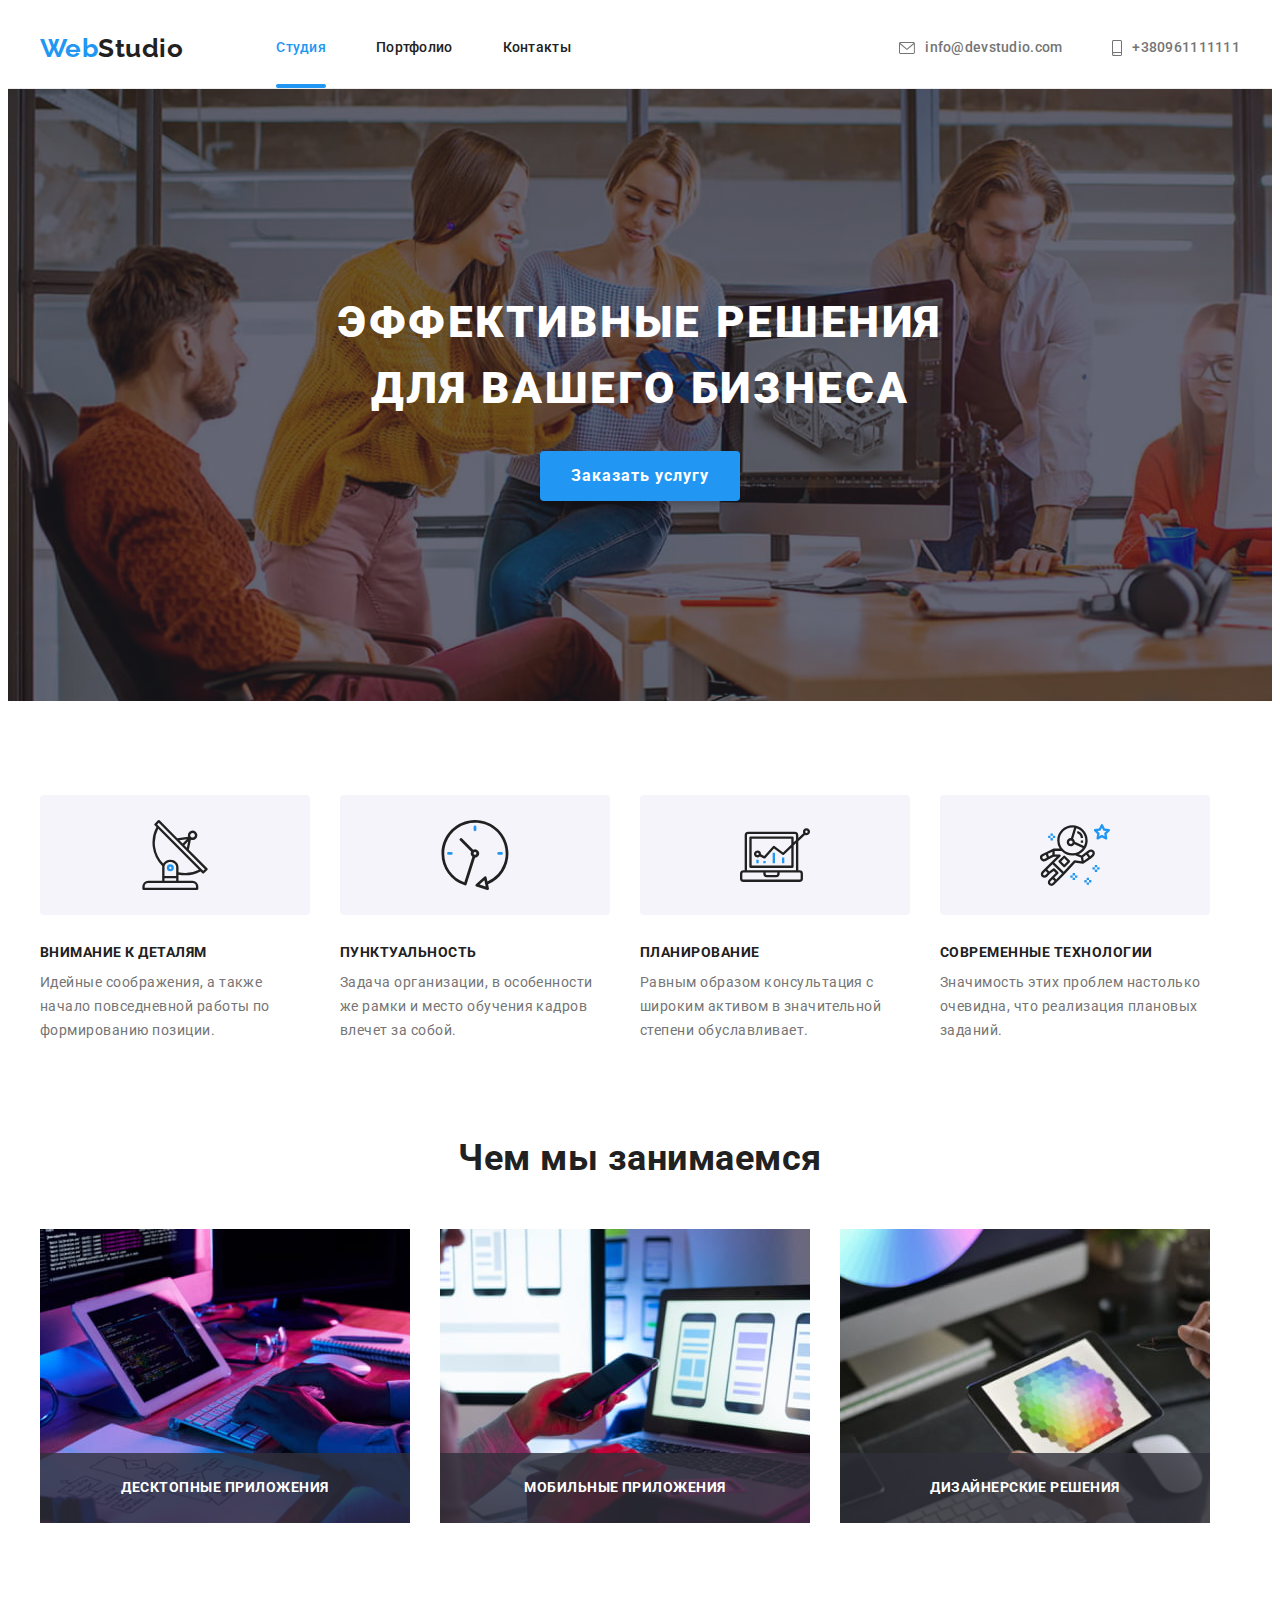
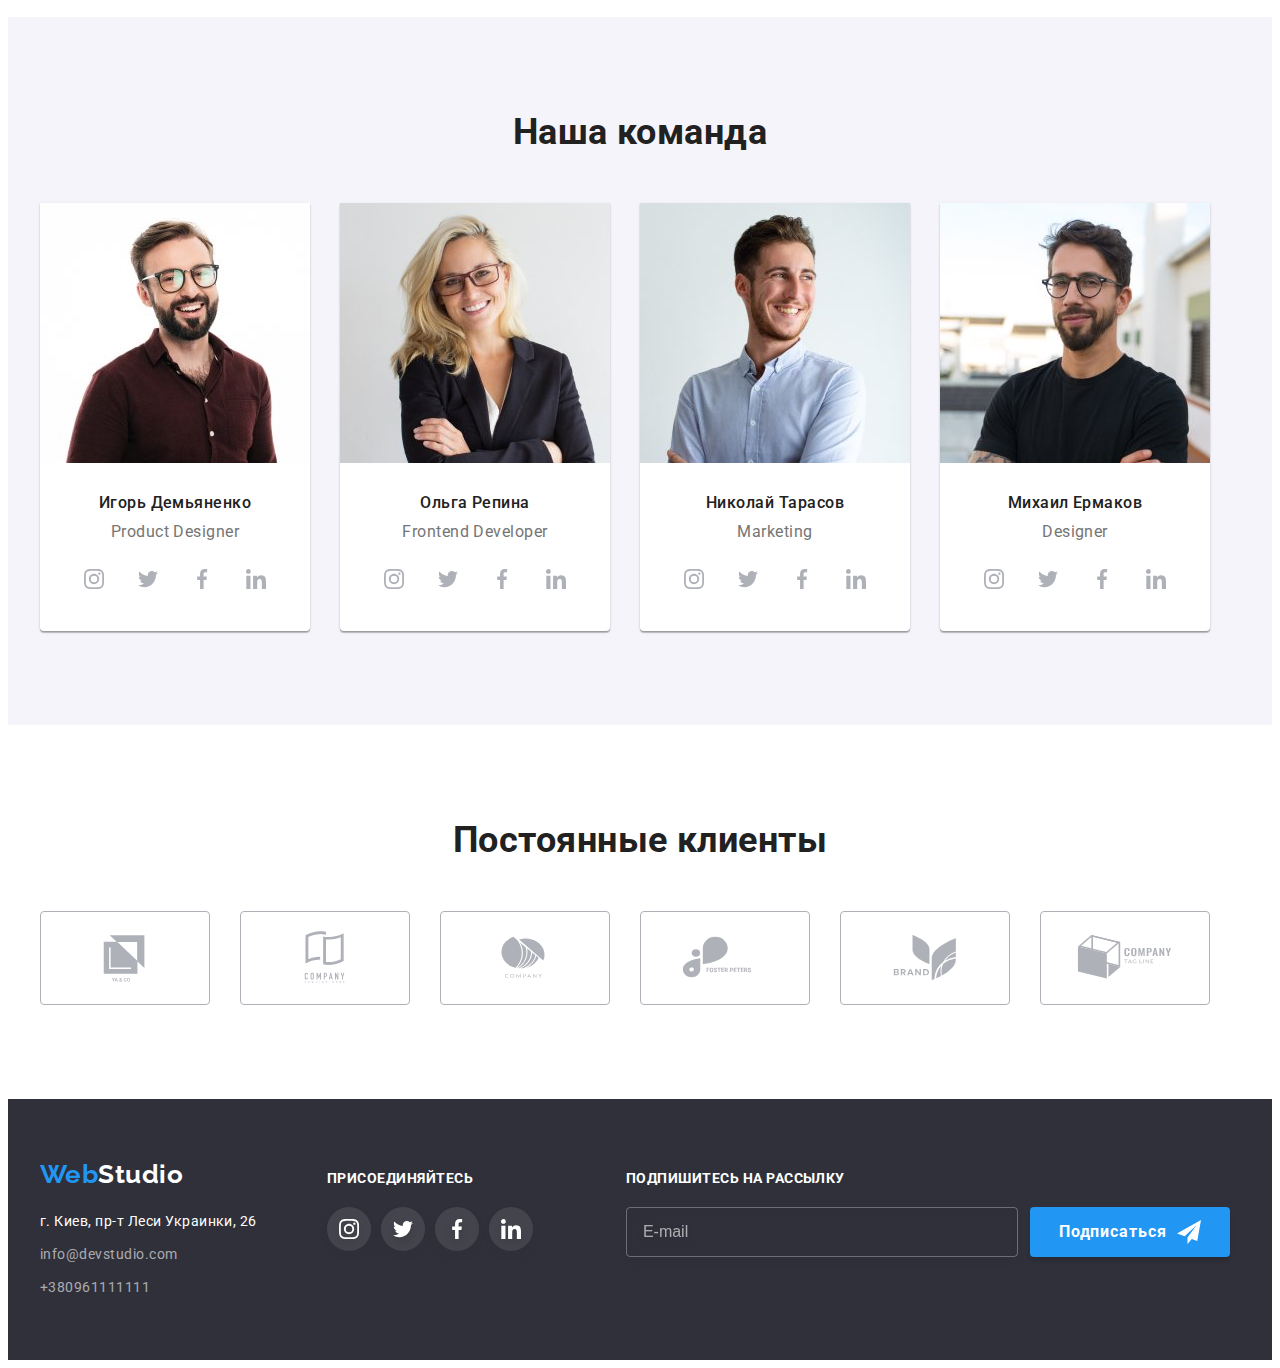
<file: index.html>
<!DOCTYPE html>
<html lang="ru">
  <head>
    <meta charset="UTF-8" />
    <meta http-equiv="X-UA-Compatible" content="IE=edge" />
    <meta name="viewport" content="width=device-width, initial-scale=1.0" />
    <title>WebStudio</title>
    <link rel="preconnect" href="https://fonts.googleapis.com" />
    <link rel="preconnect" href="https://fonts.gstatic.com" crossorigin />
    <link
      href="https://fonts.googleapis.com/css2?family=Raleway:wght@700&family=Roboto:wght@400;500;700;900&display=swap"
      rel="stylesheet"
    />
    <link
      rel="stylesheet"
      href="https://cdnjs.cloudflare.com/ajax/libs/modern-normalize/1.1.0/modern-normalize.min.css"
      integrity="sha512-wpPYUAdjBVSE4KJnH1VR1HeZfpl1ub8YT/NKx4PuQ5NmX2tKuGu6U/JRp5y+Y8XG2tV+wKQpNHVUX03MfMFn9Q=="
      crossorigin="anonymous"
      referrerpolicy="no-referrer"
    />
    <link rel="stylesheet" href="./css/main.min.css"/>
  </head>
  <body>
    <!-- Header -->
    <header class="header">
      <div class="conteiner header__conteiner">
        <nav class="header__navigation">
          <a class="logo" href="./index.html" lang="en"
            >Web<span class="logo-span logo-span--accent" lang="en">Studio</span></a
          >
          <button class="mob-but-menu" type="button" aria-expanded="false" aria-controls="menu-coneiner" data-menu-button>
            <svg class="mob-but-menu__icon" width="40" height="40" aria-label="Переключатель мобильного меню">
              <use class="mob-but-menu__icon-burger" href="./images/icons.svg#burger-menu"></use>
              <use class="mob-but-menu__icon-close" href="./images/icons.svg#close-mobile-menu"></use>
            </svg>
          </button>
      <!-- Мобільне меню -->
        <div class="mobile-menu" id="menu-coneiner" data-menu>
          <ul class="mobile-nav">
            <li class="mobile-nav__item"><a class="mobile-nav__link mobile-nav__link--active" href="./index.html">Студия</a></li>
            <li class="mobile-nav__item"><a class="mobile-nav__link" href="./portfolio.html">Портфолио</a></li>
            <li class="mobile-nav__item"><a class="mobile-nav__link" href="">Контакты</a></li>
          </ul>

          <ul class="mobile-cont">
            <li class="mobile-cont__item">
              <a class="mobile-cont__link mobile-cont__link--accent" href="tel:+380961111111">+380961111111</a>
            </li>
            <li class="mobile-cont__item">
              <a class="mobile-cont__link" href="mailto:info@devstudio.com">info@devstudio.com</a>
            </li>
          </ul>

          <ul class="mobile-socials">
            <li class="mobile-socials__item">
              <a class="mobile-socials__link" href="">Instagram</a>
            </li>
            <li class="mobile-socials__item">
              <a class="mobile-socials__link" href="">Twitter</a>
            </li>
            <li class="mobile-socials__item">
              <a class="mobile-socials__link" href="">Facebook</a>
            </li>
            <li class="mobile-socials__item">
              <a class="mobile-socials__link" href="">LinkedIn</a>
            </li>
            
          </ul>

        </div>

          <ul class="header__list">
            <li class="header__item"><a class="header__link header__link--active" href="./index.html">Студия</a></li>
            <li class="header__item"><a class="header__link" href="./portfolio.html">Портфолио</a></li>
            <li class="header__item"><a class="header__link" href="">Контакты</a></li>
          </ul>
        </nav>
        <ul class="contacts">
          <li class="contacts__item">
            <a class="contacts__link" href="mailto:info@devstudio.com">
              <svg class="contacts__icon contacts__icon--size-envelope" width="16" height="12">
                <use href="./images/icons.svg#envelope"></use>
              </svg>
              info@devstudio.com</a
            >
          </li>
          <li class="contacts__item">
            <a class="contacts__link" href="tel:+380961111111">
              <svg class="contacts__icon contacts__icon--size-smartphone" width="10" height="16">
                <use href="./images/icons.svg#smartphone"></use></svg
              >+380961111111</a
            >
          </li>
        </ul>
      </div>
    </header>
    <main class="main">
      <!-- Секция герой -->
      <section class="hero">
        <h1 class="hero__title">Эффективные решения<br />для вашего бизнеса</h1>
        <button class="button" type="button" data-modal-open>Заказать услугу</button>
        <!-- Модальное окно -->
        <div class="backdrop is-hidden" data-modal>
          <div class="modal-wrapper">
            <button class="btn-close" data-modal-close aria-label="Закрыть">
              <svg class="btn-close__icon" width="11" height="11">
                <use href="./images/icons.svg#close-icon"></use>
              </svg>
            </button>
            <strong class="modal-wrapper__title">Оставьте свои данные, мы вам перезвоним</strong>
            <form class="form">
              <label class="form__label">
                <span class="form__name">Имя</span>
                <input class="form__input" type="text" name="username" />
                <svg class="form__icon" width="18" height="18">
                  <use href="./images/icons.svg#person-icon"></use>
                </svg>
              </label>
              <label class="form__label">
                <span class="form__name">Телефон</span>
                <input class="form__input" type="tel" name="phone_number" />
                <svg class="form__icon" width="18" height="18">
                  <use href="./images/icons.svg#phone-icon"></use>
                </svg>
              </label>
              <label class="form__label">
                <span class="form__name">Почта</span>
                <input class="form__input" type="email" name="mail" />
                <svg class="form__icon" width="18" height="18">
                  <use href="./images/icons.svg#email-icon"></use>
                </svg>
              </label>
              <label class="form__label-comment">
                <span class="form__name">Комментарий</span>
                <textarea
                  class="form__comment"
                  name="comment"
                  rows="3"
                  placeholder="Введите текст"
                ></textarea>
              </label>
              <label class="form__policy">
                <input class="form__checkbox visually-hidden" type="checkbox" name="policy" />
                <span class="form__custom-checkbox">
                  <svg class="form__check-icon" width="16" height="15">
                    <use href="./images/icons.svg#icon-check"></use>
                  </svg>
                </span>
                <span class="form__text-policy"
                  >Соглашаюсь с рассылкой и принимаю
                  <a class="form__policy-link" href="" target="_blank">Условия договора</a>
                </span>
              </label>
              <button class="button" type="submit">Отправить</button>
            </form>
          </div>
        </div>
      </section>
      <!--Наши преимущества  -->
      <section class="section">
        <div class="conteiner">
          <h2 class="visually-hidden">Наши преимущества</h2>
          <ul class="advantages">
            <li class="advantages__item">
              <div class="advantages__background">
                <svg class="advantages__icon" width="70" height="70">
                  <use href="./images/icons.svg#antenna"></use>
                </svg>
              </div>
              <h3 class="advantages__title">Внимание к деталям</h3>
              <p class="advantages__text">
                Идейные соображения, а также начало повседневной работы по формированию позиции.
              </p>
            </li>
            <li class="advantages__item">
              <div class="advantages__background">
                <svg class="advantages__icon" width="70" height="70">
                  <use href="./images/icons.svg#clock"></use>
                </svg>
              </div>
              <h3 class="advantages__title">Пунктуальность</h3>
              <p class="advantages__text">
                Задача организации, в особенности же рамки и место обучения кадров влечет за собой.
              </p>
            </li>
            <li class="advantages__item">
              <div class="advantages__background">
                <svg class="advantages__icon" width="70" height="70">
                  <use href="./images/icons.svg#diagram"></use>
                </svg>
              </div>
              <h3 class="advantages__title">Планирование</h3>
              <p class="advantages__text">
                Равным образом консультация с широким активом в значительной степени обуславливает.
              </p>
            </li>
            <li class="advantages__item">
              <div class="advantages__background">
                <svg class="advantages__icon" width="70" height="70">
                  <use href="./images/icons.svg#astronaut"></use>
                </svg>
              </div>
              <h3 class="advantages__title">Современные технологии</h3>
              <p class="advantages__text">
                Значимость этих проблем настолько очевидна, что реализация плановых заданий.
              </p>
            </li>
          </ul>
        </div>
      </section>
      <!-- Чем мы занимаемся -->
       <section class="section main__section">
        <div class="conteiner">
          <h2 class="section__title">Чем мы занимаемся</h2>
          <ul class="specialty">
            <li class="specialty__item">
              <img
                class="specialty__img"
                loading="lazy"
                srcset="
                ./images/examples-of-works/works-1__lg.jpg 370w,
                ./images/examples-of-works/works-1__lg@2x.jpg 740w" 
                sizes="370px"
                src="./images/examples-of-works/works-1__lg.jpg"
                alt="кто-то набирает на клавиатуре код разработки, который виден на экране монитора"
                width="370"
                height="294"
              />
              <p class="specialty__text">Десктопные приложения</p>
            </li>
            <li class="specialty__item">
              <img
                class="specialty__img"
                loading="lazy"
                srcset="
                ./images/examples-of-works/works-2__lg.jpg 370w,
                ./images/examples-of-works/works-2__lg@2x.jpg 740w" 
                sizes="370px"
                src="./images/examples-of-works/works-2__lg.jpg"
                alt="женщина с телефоном в руке, сидящая перед ноутбуком, на экране которого изображены примеры верстки для мобильных устройств"
                width="370"
                height="294"
              />
              <p class="specialty__text">Мобильные приложения</p>
            </li>
            <li class="specialty__item">
              <img
                class="specialty__img"
                loading="lazy"
                srcset="
                ./images/examples-of-works/works-3__lg.jpg 370w,
                ./images/examples-of-works/works-3__lg@2x.jpg 740w" 
                sizes="370px"
                src="./images/examples-of-works/works-3__lg.jpg"
                alt="кто-то держит в руке планшет, на котором изображена гамма цветных градиентов, в другой руке стилус"
                width="370"
                height="294"
              />
              <p class="specialty__text">Дизайнерские решения</p>
            </li>
          </ul>
        </div>
      </section> 
      <!-- Наша команда -->
      <section class="section section--background ">
        <div class="conteiner">
          <h2 class="section__title">Наша команда</h2>
          <ul class="team">
            <li class="team__item">
              <img
                class="team__img"
                loading="lazy"
                srcset="
                ./images/foto-team/team-1__sm.jpg 450w,
                 ./images/foto-team/team-1__sm@2x.jpg 900w,
                  ./images/foto-team/team-1__md.jpg 354w,
                   ./images/foto-team/team-1__md@2x.jpg 708w,
                   ./images/foto-team/team-1__lg.jpg 270w,
                   ./images/foto-team/team-1__lg@2x.jpg 540w " 
                   sizes=" (min-width: 1200px) 270px, (min-width: 768px) 354px, (max-width: 767px) 450px, 100vw "
                src="./images/foto-team/team-1__sm.jpg"
                alt="фото мужчины"
                width="100%" 
                
              />
          
              <div class="team__description">
                <h3 class="team__name">Игорь Демьяненко</h3>
                <p class="team__profession" lang="en">Product Designer</p>

                <ul class="socials">
                  <li class="socials__item">
                    <a
                      class="socials__link"
                      href=""
                      target="_blank"
                      rel="noopener noreferrer"
                      aria-label="иконка instagram"
                    >
                      <svg class="socials__icon" width="20" height="20">
                        <use href="./images/icons.svg#instagram"></use>
                      </svg>
                    </a>
                  </li>
                  <li class="socials__item">
                    <a
                      class="socials__link"
                      href=""
                      target="_blank"
                      rel="noopener noreferrer"
                      aria-label="иконка twitter"
                    >
                      <svg class="socials__icon" width="20" height="20">
                        <use href="./images/icons.svg#twitter"></use>
                      </svg>
                    </a>
                  </li>
                  <li class="socials__item">
                    <a
                      class="socials__link"
                      href=""
                      target="_blank"
                      rel="noopener noreferrer"
                      aria-label="иконка facebook"
                    >
                      <svg class="socials__icon" width="20" height="20">
                        <use href="./images/icons.svg#facebook"></use>
                      </svg>
                    </a>
                  </li>
                  <li class="socials__item">
                    <a
                      class="socials__link"
                      href=""
                      target="_blank"
                      rel="noopener noreferrer"
                      aria-label="иконка linkedin"
                    >
                      <svg class="socials__icon" width="20" height="20">
                        <use href="./images/icons.svg#linkedin"></use>
                      </svg>
                    </a>
                  </li>
                </ul>
              </div>
            </li>
            <li class="team__item">
              <img
                class="team__img"
                loading="lazy"
                srcset="
                ./images/foto-team/team-2__sm.jpg 450w,
                 ./images/foto-team/team-2__sm@2x.jpg 900w,
                  ./images/foto-team/team-2__md.jpg 354w,
                   ./images/foto-team/team-2__md@2x.jpg 708w,
                   ./images/foto-team/team-2__lg.jpg 270w,
                   ./images/foto-team/team-2__lg@2x.jpg 540w " 
                   sizes=" (min-width: 1200px) 270px, (min-width: 768px) 354px, (max-width: 767px) 450px, 100vw "
                src="./images/foto-team/team-2__sm.jpg"
                alt="фото женщины"
                width="100%"
               
              />
              <div class="team__description">
                <h3 class="team__name">Ольга Репина</h3>
                <p class="team__profession" lang="en">Frontend Developer</p>
                <ul class="socials">
                  <li class="socials__item">
                    <a
                      class="socials__link"
                      href=""
                      target="_blank"
                      rel="noopener noreferrer"
                      aria-label="иконка instagram"
                    >
                      <svg class="socials__icon" width="20" height="20">
                        <use href="./images/icons.svg#instagram"></use>
                      </svg>
                    </a>
                  </li>
                  <li class="socials__item">
                    <a
                      class="socials__link"
                      href=""
                      target="_blank"
                      rel="noopener noreferrer"
                      aria-label="иконка twitter"
                    >
                      <svg class="socials__icon" width="20" height="20">
                        <use href="./images/icons.svg#twitter"></use>
                      </svg>
                    </a>
                  </li>
                  <li class="socials__item">
                    <a
                      class="socials__link"
                      href=""
                      target="_blank"
                      rel="noopener noreferrer"
                      aria-label="иконка facebook"
                    >
                      <svg class="socials__icon" width="20" height="20">
                        <use href="./images/icons.svg#facebook"></use>
                      </svg>
                    </a>
                  </li>
                  <li class="socials__item">
                    <a
                      class="socials__link"
                      href=""
                      target="_blank"
                      rel="noopener noreferrer"
                      aria-label="иконка linkedin"
                    >
                      <svg class="socials__icon" width="20" height="20">
                        <use href="./images/icons.svg#linkedin"></use>
                      </svg>
                    </a>
                  </li>
                </ul>
              </div>
            </li>
            <li class="team__item">
              <img
                class="team__img"
                loading="lazy"
                srcset="
                ./images/foto-team/team-3__sm.jpg 450w,
                 ./images/foto-team/team-3__sm@2x.jpg 900w,
                  ./images/foto-team/team-3__md.jpg 354w,
                   ./images/foto-team/team-3__md@2x.jpg 708w,
                   ./images/foto-team/team-3__lg.jpg 270w,
                   ./images/foto-team/team-3__lg@2x.jpg 540w " 
                   sizes=" (min-width: 1200px) 270px, (min-width: 768px) 354px, (max-width: 767px) 450px, 100vw "
                src="./images/foto-team/team-3__sm.jpg"
                alt="фото мужчины"
                width="100%"
                
              />
              <div class="team__description">
                <h3 class="team__name">Николай Тарасов</h3>
                <p class="team__profession" lang="en">Marketing</p>
                <ul class="socials">
                  <li class="socials__item">
                    <a
                      class="socials__link"
                      href=""
                      target="_blank"
                      rel="noopener noreferrer"
                      aria-label="иконка instagram"
                    >
                      <svg class="socials__icon" width="20" height="20">
                        <use href="./images/icons.svg#instagram"></use>
                      </svg>
                    </a>
                  </li>
                  <li class="socials__item">
                    <a
                      class="socials__link"
                      href=""
                      target="_blank"
                      rel="noopener noreferrer"
                      aria-label="иконка twitter"
                    >
                      <svg class="socials__icon" width="20" height="20">
                        <use href="./images/icons.svg#twitter"></use>
                      </svg>
                    </a>
                  </li>
                  <li class="socials__item">
                    <a
                      class="socials__link"
                      href=""
                      target="_blank"
                      rel="noopener noreferrer"
                      aria-label="иконка facebook"
                    >
                      <svg class="socials__icon" width="20" height="20">
                        <use href="./images/icons.svg#facebook"></use>
                      </svg>
                    </a>
                  </li>
                  <li class="socials__item">
                    <a
                      class="socials__link"
                      href=""
                      target="_blank"
                      rel="noopener noreferrer"
                      aria-label="иконка linkedin"
                    >
                      <svg class="socials__icon" width="20" height="20">
                        <use href="./images/icons.svg#linkedin"></use>
                      </svg>
                    </a>
                  </li>
                </ul>
              </div>
            </li>
            <li class="team__item">
              <img
                class="team__img"
                loading="lazy"
                srcset="
                ./images/foto-team/team-4__sm.jpg 450w,
                 ./images/foto-team/team-4__sm@2x.jpg 900w,
                  ./images/foto-team/team-4__md.jpg 354w,
                   ./images/foto-team/team-4__md@2x.jpg 708w,
                   ./images/foto-team/team-4__lg.jpg 270w,
                   ./images/foto-team/team-4__lg@2x.jpg 540w " 
                   sizes=" (min-width: 1200px) 270px, (min-width: 768px) 354px, (max-width: 767px) 450px, 100vw "
                src="./images/foto-team/team-4__sm.jpg"
                alt="фото мужчины"
                width="100%"
                
              />
              <div class="team__description">
                <h3 class="team__name">Михаил Ермаков</h3>
                <p class="team__profession" lang="en">Designer</p>
                <ul class="socials">
                  <li class="socials__item">
                    <a
                      class="socials__link"
                      href=""
                      target="_blank"
                      rel="noopener noreferrer"
                      aria-label="иконка instagram"
                    >
                      <svg class="socials__icon" width="20" height="20">
                        <use href="./images/icons.svg#instagram"></use>
                      </svg>
                    </a>
                  </li>
                  <li class="socials__item">
                    <a
                      class="socials__link"
                      href=""
                      target="_blank"
                      rel="noopener noreferrer"
                      aria-label="иконка twitter"
                    >
                      <svg class="socials__icon" width="20" height="20">
                        <use href="./images/icons.svg#twitter"></use>
                      </svg>
                    </a>
                  </li>
                  <li class="socials__item">
                    <a
                      class="socials__link"
                      href=""
                      target="_blank"
                      rel="noopener noreferrer"
                      aria-label="иконка facebook"
                    >
                      <svg class="socials__icon" width="20" height="20">
                        <use href="./images/icons.svg#facebook"></use>
                      </svg>
                    </a>
                  </li>
                  <li class="socials__item">
                    <a
                      class="socials__link"
                      href=""
                      target="_blank"
                      rel="noopener noreferrer"
                      aria-label="иконка linkedin"
                    >
                      <svg class="socials__icon" width="20" height="20">
                        <use href="./images/icons.svg#linkedin"></use>
                      </svg>
                    </a>
                  </li>
                </ul>
              </div>
            </li>
          </ul>
        </div>
      </section>
      <!-- Постоянные клиенты -->
      <section class="section">
        <div class="conteiner">
          <h2 class="section__title">Постоянные клиенты</h2>
          <ul class="client">
            <li class="client__item">
              <a
                class="client__link"
                href=""
                target="_blank"
                rel="noopener noreferrer"
                aria-label="логотип компании"
              >
                <svg class="client__icon" width="106" height="60">
                  <use href="./images/icons.svg#logo-1"></use>
                </svg>
              </a>
            </li>
            <li class="client__item">
              <a
                class="client__link"
                href=""
                target="_blank"
                rel="noopener noreferrer"
                aria-label="логотип компании"
              >
                <svg class="client__icon" width="106" height="60">
                  <use href="./images/icons.svg#logo-2"></use>
                </svg>
              </a>
            </li>
            <li class="client__item">
              <a
                class="client__link"
                href=""
                target="_blank"
                rel="noopener noreferrer"
                aria-label="логотип компании"
              >
                <svg class="client__icon" width="106" height="60">
                  <use href="./images/icons.svg#logo-3"></use>
                </svg>
              </a>
            </li>
            <li class="client__item">
              <a
                class="client__link"
                href=""
                target="_blank"
                rel="noopener noreferrer"
                aria-label="логотип компании"
              >
                <svg class="client__icon" width="106" height="60">
                  <use href="./images/icons.svg#logo-4"></use>
                </svg>
              </a>
            </li>
            <li class="client__item">
              <a
                class="client__link"
                href=""
                target="_blank"
                rel="noopener noreferrer"
                aria-label="логотип компании"
              >
                <svg class="client__icon" width="106" height="60">
                  <use href="./images/icons.svg#logo-5"></use>
                </svg>
              </a>
            </li>
            <li class="client__item">
              <a
                class="client__link"
                href=""
                target="_blank"
                rel="noopener noreferrer"
                aria-label="логотип компании"
              >
                <svg class="client__icon" width="106" height="60">
                  <use href="./images/icons.svg#logo-6"></use>
                </svg>
              </a>
            </li>
          </ul>
        </div>
      </section>
    </main>

    <!-- Footer -->

    <footer class="footer">
      <div class="conteiner footer__conteiner">
        <div class= "wrapper-address-socials" >
          <div class="logo-address">
            <a class="footer-logo" href="./index.html" lang="en"
              >Web<span class="footer-logo__part footer-logo__part--accent" lang="en">Studio</span></a
            >
            <address class="address">
              <p class="address__residential">г. Киев, пр-т Леси Украинки, 26</p>
              <ul class="address__list">
                <li class="address__item">
                  <a class="address__link" href="mailto:info@devstudio.com">info@devstudio.com</a>
                </li>
                <li class="address__item">
                  <a class="address__link" href="tel:+380961111111">+380961111111</a>
                </li>
              </ul>
            </address>
          </div>
          <div class="footer-socials">
            <strong class="footer-socials__title">Присоединяйтесь</strong>
            <ul class="socials">
              <li class="socials__item">
                <a
                  class="socials__link--darck"
                  href=""
                  target="_blank"
                  rel="noopener noreferrer"
                  aria-label="иконка instagram"
                >
                  <svg class="socials__icon--darck" width="20" height="20">
                    <use href="./images/icons.svg#instagram"></use>
                  </svg>
                </a>
              </li>
              <li class="socials__item">
                <a
                  class="socials__link--darck"
                  href=""
                  target="_blank"
                  rel="noopener noreferrer"
                  aria-label="иконка twitter"
                >
                  <svg class="socials__icon--darck" width="20" height="20">
                    <use href="./images/icons.svg#twitter"></use>
                  </svg>
                </a>
              </li>
              <li class="socials__item">
                <a
                  class="socials__link--darck"
                  href=""
                  target="_blank"
                  rel="noopener noreferrer"
                  aria-label="иконка facebook"
                >
                  <svg class="socials__icon--darck" width="20" height="20">
                    <use href="./images/icons.svg#facebook"></use>
                  </svg>
                </a>
              </li>
              <li class="socials__item">
                <a
                  class="socials__link--darck"
                  href=""
                  target="_blank"
                  rel="noopener noreferrer"
                  aria-label="иконка linkedin"
                >
                  <svg class="socials__icon--darck" width="20" height="20">
                    <use href="./images/icons.svg#linkedin"></use>
                  </svg>
                </a>
              </li>
            </ul>
          </div>
        </div>
        <div class="subscribe">
          <strong class="subscribe__title">Подпишитесь на рассылку</strong>
          <form class="subscribe__form">
            <label class="visually-hidden" for="sub-mail">Почта</label>
            <input
              class="subscribe__input"
              type="email"
              name="mail"
              id="sub-mail"
              placeholder="E-mail"
            />
            <button class="button subscribe__button" type="submit">
              Подписаться
              <svg class="subscribe__icon" width="24" height="24">
                <use href="./images/icons.svg#icon-send"></use>
              </svg>
            </button>
          </form>
        </div>
      </div>
    </footer>
    <script src="./js/mobile-menu.js"></script>
    <script src="./js/modal.js"></script>
  </body>
</html>
</file>
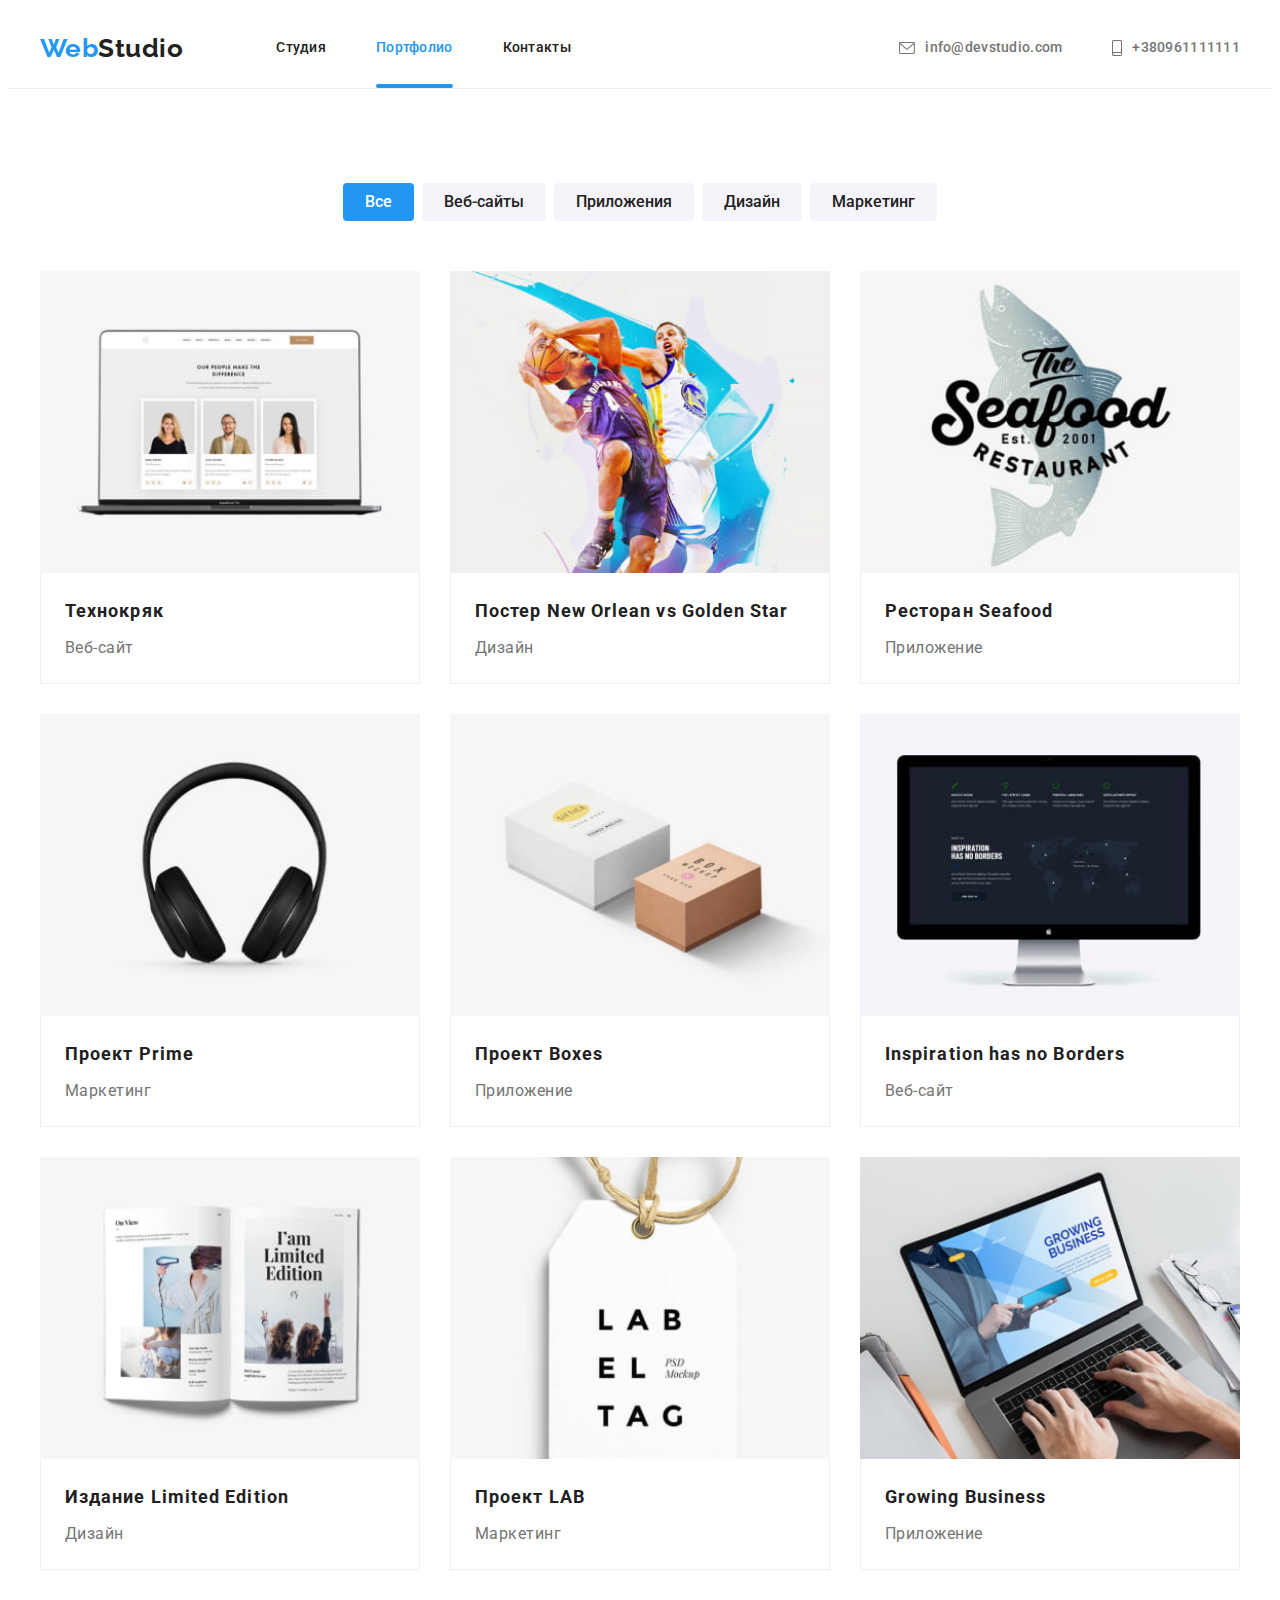
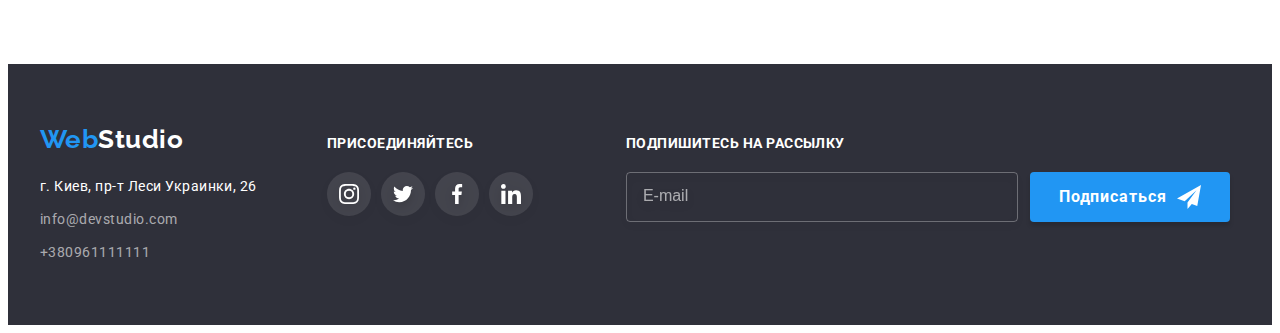
<file: portfolio.html>
<!DOCTYPE html>
<html lang="ru">
  <head>
    <meta charset="UTF-8" />
    <meta http-equiv="X-UA-Compatible" content="IE=edge" />
    <meta name="viewport" content="width=device-width, initial-scale=1.0" />
    <title>WebStudio</title>
    <link rel="preconnect" href="https://fonts.googleapis.com" />
    <link rel="preconnect" href="https://fonts.gstatic.com" crossorigin />
    <link
      href="https://fonts.googleapis.com/css2?family=Raleway:wght@700&family=Roboto:wght@400;500;700;900&display=swap"
      rel="stylesheet"
    />
    <link
      rel="stylesheet"
      href="https://cdnjs.cloudflare.com/ajax/libs/modern-normalize/1.1.0/modern-normalize.min.css"
      integrity="sha512-wpPYUAdjBVSE4KJnH1VR1HeZfpl1ub8YT/NKx4PuQ5NmX2tKuGu6U/JRp5y+Y8XG2tV+wKQpNHVUX03MfMFn9Q=="
      crossorigin="anonymous"
      referrerpolicy="no-referrer"
    />
    <link rel="stylesheet" href="./css/main.min.css" />
  </head>
  <body>
    <!-- Header -->
    <header class="header">
      <div class="conteiner header__conteiner">
        <nav class="header__navigation">
          <a class="logo" href="./index.html" lang="en"
            >Web<span class="logo-span logo-span--accent" lang="en">Studio</span></a
          >
          <button class="mob-but-menu" type="button" aria-expanded="false" data-menu-button>
            <svg
              class="mob-but-menu__icon"
              width="40"
              height="40"
              aria-label="Переключатель мобильного меню"
            >
              <use class="mob-but-menu__icon-burger" href="./images/icons.svg#burger-menu"></use>
              <use
                class="mob-but-menu__icon-close"
                href="./images/icons.svg#close-mobile-menu"
              ></use>
            </svg>
          </button>
          <!-- Мобільне меню -->
          <div class="mobile-menu" data-menu>
            <ul class="mobile-nav">
              <li class="mobile-nav__item">
                <a class="mobile-nav__link" href="./index.html">Студия</a>
              </li>
              <li class="mobile-nav__item">
                <a class="mobile-nav__link mobile-nav__link--active" href="./portfolio.html"
                  >Портфолио</a
                >
              </li>
              <li class="mobile-nav__item"><a class="mobile-nav__link" href="">Контакты</a></li>
            </ul>

            <ul class="mobile-cont">
              <li class="mobile-cont__item">
                <a class="mobile-cont__link mobile-cont__link--accent" href="tel:+380961111111"
                  >+380961111111</a
                >
              </li>
              <li class="mobile-cont__item">
                <a class="mobile-cont__link" href="mailto:info@devstudio.com">info@devstudio.com</a>
              </li>
            </ul>

            <ul class="mobile-socials">
              <li class="mobile-socials__item">
                <a class="mobile-socials__link" href="">Instagram</a>
              </li>
              <li class="mobile-socials__item">
                <a class="mobile-socials__link" href="">Twitter</a>
              </li>
              <li class="mobile-socials__item">
                <a class="mobile-socials__link" href="">Facebook</a>
              </li>
              <li class="mobile-socials__item">
                <a class="mobile-socials__link" href="">LinkedIn</a>
              </li>
            </ul>
          </div>

          <ul class="header__list">
            <li class="header__item"><a class="header__link" href="./index.html">Студия</a></li>
            <li class="header__item">
              <a class="header__link header__link--active" href="./portfolio.html">Портфолио</a>
            </li>
            <li class="header__item"><a class="header__link" href="">Контакты</a></li>
          </ul>
        </nav>
        <ul class="contacts">
          <li class="contacts__item">
            <a class="contacts__link" href="mailto:info@devstudio.com">
              <svg class="contacts__icon contacts__icon--size-envelope" width="16" height="12">
                <use href="./images/icons.svg#envelope"></use>
              </svg>
              info@devstudio.com</a
            >
          </li>
          <li class="contacts__item">
            <a class="contacts__link" href="tel:+380961111111">
              <svg class="contacts__icon contacts__icon--size-smartphone" width="10" height="16">
                <use href="./images/icons.svg#smartphone"></use></svg
              >+380961111111</a
            >
          </li>
        </ul>
      </div>
    </header>
    <main>
      <!-- Секция портфолио -->
      <section class="section">
        <div class="conteiner">
          <h1 class="visually-hidden">Портфолио</h1>
          <ul class="list-btn">
            <li class="list-btn__item">
              <button class="portfolio-btn portfolio-btn--active" type="button">Все</button>
            </li>
            <li class="list-btn__item">
              <button class="portfolio-btn" type="button">Веб-сайты</button>
            </li>
            <li class="list-btn__item">
              <button class="portfolio-btn" type="button">Приложения</button>
            </li>
            <li class="list-btn__item">
              <button class="portfolio-btn" type="button">Дизайн</button>
            </li>
            <li class="list-btn__item">
              <button class="portfolio-btn" type="button">Маркетинг</button>
            </li>
          </ul>
          <!-- Картки -->
          <ul class="portfolio">
            <li class="portfolio__item">
              <a class="card" href="">
                <div class="card__wrapper">
                  <img
                    class="card__img"
                    loading="lazy"
                    srcset="
                      ./images/porfolio/website-tehnicall__sm.jpg    450w,
                      ./images/porfolio/website-tehnicall__sm@2x.jpg 900w,
                      ./images/porfolio/website-tehnicall__md.jpg    354w,
                      ./images/porfolio/website-tehnicall__md@2x.jpg 708w,
                      ./images/porfolio/website-tehnicall__lg.jpg    370w,
                      ./images/porfolio/website-tehnicall__lg@2x.jpg 740w
                    "
                    sizes=" (min-width: 1200px) 370px, (min-width: 768px) 354px, (max-width: 767px) 450px, 100vw "
                    src="./images/porfolio/website-tehnicall__sm.jpg"
                    alt="ноутбук на котором изображена страница сайта"
                    width="100%"
                  />
                  <p class="card__text">
                    Ресурс предлагает комплексные предложения с разным уровнем функционала и
                    сервисов. Все это позволит посетителю получить исчерпывающие сведения 
                    о компании или частном лице.
                  </p>
                </div>

                <div class="card__description">
                  <h2 class="card__title">Технокряк</h2>
                  <p class="card__direction">Веб-сайт</p>
                </div>
              </a>
            </li>
            <li class="portfolio__item">
              <a class="card" href="">
                <div class="card__wrapper">
                  <img
                    class="card__img"
                    loading="lazy"
                    srcset="
                      ./images/porfolio/poster__sm.jpg    450w,
                      ./images/porfolio/poster__sm@2x.jpg 900w,
                      ./images/porfolio/poster__md.jpg    354w,
                      ./images/porfolio/poster__md@2x.jpg 708w,
                      ./images/porfolio/poster__lg.jpg    370w,
                      ./images/porfolio/poster__lg@2x.jpg 740w
                    "
                    sizes=" (min-width: 1200px) 370px, (min-width: 768px) 354px, (max-width: 767px) 450px, 100vw "
                    src="./images/porfolio/poster__sm.jpg"
                    alt="двое баскетболистов в борьбе за мяч"
                    width="100%"
                    
                  />
                  <p class="card__text">
                    Ресурс предлагает комплексные предложения с разным уровнем функционала и
                    сервисов. Все это позволит посетителю получить исчерпывающие сведения 
                    о компании или частном лице.
                  </p>
                </div>
                <div class="card__description">
                  <h2 class="card__title">Постер New Orlean vs Golden Star</h2>
                  <p class="card__direction">Дизайн</p>
                </div>
              </a>
            </li>
            <li class="portfolio__item">
              <a class="card" href="">
                <div class="card__wrapper">
                  <img
                    class="card__img"
                    loading="lazy"
                    srcset="
                      ./images/porfolio/seafood__sm.jpg    450w,
                      ./images/porfolio/seafood__sm@2x.jpg 900w,
                      ./images/porfolio/seafood__md.jpg    354w,
                      ./images/porfolio/seafood__md@2x.jpg 708w,
                      ./images/porfolio/seafood__lg.jpg    370w,
                      ./images/porfolio/seafood__lg@2x.jpg 740w
                    "
                    sizes=" (min-width: 1200px) 370px, (min-width: 768px) 354px, (max-width: 767px) 450px, 100vw "
                    src="./images/porfolio/seafood__sm.jpg"
                    alt="рыба на фоне которой изображено название ресторана"
                    width="100%"
                    
                  />
                  <p class="card__text">
                    Ресурс предлагает комплексные предложения с разным уровнем функционала и
                    сервисов. Все это позволит посетителю получить исчерпывающие сведения 
                    о компании или частном лице.
                  </p>
                </div>
                <div class="card__description">
                  <h2 class="card__title">Ресторан Seafood</h2>
                  <p class="card__direction">Приложение</p>
                </div>
              </a>
            </li>
            <li class="portfolio__item">
              <a class="card" href="">
                <div class="card__wrapper">
                  <img
                    class="card__img"
                     loading="lazy"
                    srcset="
                      ./images/porfolio/prime__sm.jpg    450w,
                      ./images/porfolio/prime__sm@2x.jpg 900w,
                      ./images/porfolio/prime__md.jpg    354w,
                      ./images/porfolio/prime__md@2x.jpg 708w,
                      ./images/porfolio/prime__lg.jpg    370w,
                      ./images/porfolio/prime__lg@2x.jpg 740w
                    "
                    sizes=" (min-width: 1200px) 370px, (min-width: 768px) 354px, (max-width: 767px) 450px, 100vw "
                    src="./images/porfolio/prime__sm.jpg"
                    alt="наушники полноразмерные"
                    width="100%"
                   
                  />
                  <p class="card__text">
                    Ресурс предлагает комплексные предложения с разным уровнем функционала и
                    сервисов. Все это позволит посетителю получить исчерпывающие сведения 
                    о компании или частном лице.
                  </p>
                </div>
                <div class="card__description">
                  <h2 class="card__title">Проект Prime</h2>
                  <p class="card__direction">Маркетинг</p>
                </div>
              </a>
            </li>
            <li class="portfolio__item">
              <a class="card" href="">
                <div class="card__wrapper">
                  <img
                    class="card__img"
                    loading="lazy"
                    srcset="
                      ./images/porfolio/boxes__sm.jpg    450w,
                      ./images/porfolio/boxes__sm@2x.jpg 900w,
                      ./images/porfolio/boxes__md.jpg    354w,
                      ./images/porfolio/boxes__md@2x.jpg 708w,
                      ./images/porfolio/boxes__lg.jpg    370w,
                      ./images/porfolio/boxes__lg@2x.jpg 740w
                    "
                    sizes=" (min-width: 1200px) 370px, (min-width: 768px) 354px, (max-width: 767px) 450px, 100vw "
                    src="./images/porfolio/boxes__sm.jpg"
                    alt="две коробки"
                    width="100%"
                    
                  />
                  <p class="card__text">
                    Ресурс предлагает комплексные предложения с разным уровнем функционала и
                    сервисов. Все это позволит посетителю получить исчерпывающие сведения 
                    о компании или частном лице.
                  </p>
                </div>
                <div class="card__description">
                  <h2 class="card__title">Проект Boxes</h2>
                  <p class="card__direction">Приложение</p>
                </div>
              </a>
            </li>
            <li class="portfolio__item">
              <a class="card" href="">
                <div class="card__wrapper">
                  <img
                    class="card__img"
                    loading="lazy"
                    srcset="
                      ./images/porfolio/inspiration-borders__sm.jpg    450w,
                      ./images/porfolio/inspiration-borders__sm@2x.jpg 900w,
                      ./images/porfolio/inspiration-borders__md.jpg    354w,
                      ./images/porfolio/inspiration-borders__md@2x.jpg 708w,
                      ./images/porfolio/inspiration-borders__lg.jpg    370w,
                      ./images/porfolio/inspiration-borders__lg@2x.jpg 740w
                    "
                    sizes=" (min-width: 1200px) 370px, (min-width: 768px) 354px, (max-width: 767px) 450px, 100vw "
                    src="./images/porfolio/inspiration-borders__sm.jpg"
                    alt="монитор на котором изображена страница сайта"
                    width="100%"
                    
                  />
                  <p class="card__text">
                    Ресурс предлагает комплексные предложения с разным уровнем функционала и
                    сервисов. Все это позволит посетителю получить исчерпывающие сведения 
                    о компании или частном лице.
                  </p>
                </div>
                <div class="card__description">
                  <h2 class="card__title">Inspiration has no Borders</h2>
                  <p class="card__direction">Веб-сайт</p>
                </div>
              </a>
            </li>
            <li class="portfolio__item">
              <a class="card" href="">
                <div class="card__wrapper">
                  <img
                    class="card__img"
                    loading="lazy"
                    srcset="
                      ./images/porfolio/limited-edition__sm.jpg    450w,
                      ./images/porfolio/limited-edition__sm@2x.jpg 900w,
                      ./images/porfolio/limited-edition__md.jpg    354w,
                      ./images/porfolio/limited-edition__md@2x.jpg 708w,
                      ./images/porfolio/limited-edition__lg.jpg    370w,
                      ./images/porfolio/limited-edition__lg@2x.jpg 740w
                    "
                    sizes=" (min-width: 1200px) 370px, (min-width: 768px) 354px, (max-width: 767px) 450px, 100vw "
                    src="./images/porfolio/limited-edition__sm.jpg"
                    alt="страницы журнала"
                    width="100%"
                   
                  />
                  <p class="card__text">
                    Ресурс предлагает комплексные предложения с разным уровнем функционала и
                    сервисов. Все это позволит посетителю получить исчерпывающие сведения 
                    о компании или частном лице.
                  </p>
                </div>
                <div class="card__description">
                  <h2 class="card__title">Издание Limited Edition</h2>
                  <p class="card__direction">Дизайн</p>
                </div>
              </a>
            </li>
            <li class="portfolio__item">
              <a class="card" href="">
                <div class="card__wrapper">
                  <img
                    class="card__img"
                     loading="lazy"
                    srcset="
                      ./images/porfolio/lab__sm.jpg    450w,
                      ./images/porfolio/lab__sm@2x.jpg 900w,
                      ./images/porfolio/lab__md.jpg    354w,
                      ./images/porfolio/lab__md@2x.jpg 708w,
                      ./images/porfolio/lab__lg.jpg    370w,
                      ./images/porfolio/lab__lg@2x.jpg 740w
                    "
                    sizes=" (min-width: 1200px) 370px, (min-width: 768px) 354px, (max-width: 767px) 450px, 100vw "
                    src="./images/porfolio/lab__sm.jpg"
                    alt="бейдж, на котором изображено название проекта"
                    width="100%"
                    
                  />
                  <p class="card__text">
                    Ресурс предлагает комплексные предложения с разным уровнем функционала и
                    сервисов. Все это позволит посетителю получить исчерпывающие сведения 
                    о компании или частном лице.
                  </p>
                </div>
                <div class="card__description">
                  <h2 class="card__title">Проект LAB</h2>
                  <p class="card__direction">Маркетинг</p>
                </div>
              </a>
            </li>
            <li class="portfolio__item">
              <a class="card" href="">
                <div class="card__wrapper">
                  <img
                    class="card__img"
                    loading="lazy"
                    srcset="
                      ./images/porfolio/growing-business__sm.jpg    450w,
                      ./images/porfolio/growing-business__sm@2x.jpg 900w,
                      ./images/porfolio/growing-business__md.jpg    354w,
                      ./images/porfolio/growing-business__md@2x.jpg 708w,
                      ./images/porfolio/growing-business__lg.jpg    370w,
                      ./images/porfolio/growing-business__lg@2x.jpg 740w
                    "
                    sizes=" (min-width: 1200px) 370px, (min-width: 768px) 354px, (max-width: 767px) 450px, 100vw "
                    src="./images/porfolio/growing-business__sm.jpg"
                    alt="ноутбук на котором изображена страница приложения"
                    width="100%"
                   
                  />
                  <p class="card__text">
                    Ресурс предлагает комплексные предложения с разным уровнем функционала и
                    сервисов. Все это позволит посетителю получить исчерпывающие сведения 
                    о компании или частном лице.
                  </p>
                </div>
                <div class="card__description">
                  <h2 class="card__title">Growing Business</h2>
                  <p class="card__direction">Приложение</p>
                </div>
              </a>
            </li>
          </ul>
        </div>
      </section>
    </main>
    <!-- Footer -->
    <footer class="footer">
      <div class="conteiner footer__conteiner">
        <div class="wrapper-address-socials">
          <div class="logo-address">
            <a class="footer-logo" href="./index.html" lang="en"
              >Web<span class="footer-logo__part footer-logo__part--accent" lang="en"
                >Studio</span
              ></a
            >
            <address class="address">
              <p class="address__residential">г. Киев, пр-т Леси Украинки, 26</p>
              <ul class="address__list">
                <li class="address__item">
                  <a class="address__link" href="mailto:info@devstudio.com">info@devstudio.com</a>
                </li>
                <li class="address__item">
                  <a class="address__link" href="tel:+380961111111">+380961111111</a>
                </li>
              </ul>
            </address>
          </div>
          <div class="footer-socials">
            <strong class="footer-socials__title">Присоединяйтесь</strong>
            <ul class="socials">
              <li class="socials__item">
                <a
                  class="socials__link--darck"
                  href=""
                  target="_blank"
                  rel="noopener noreferrer"
                  aria-label="иконка instagram"
                >
                  <svg class="socials__icon--darck" width="20" height="20">
                    <use href="./images/icons.svg#instagram"></use>
                  </svg>
                </a>
              </li>
              <li class="socials__item">
                <a
                  class="socials__link--darck"
                  href=""
                  target="_blank"
                  rel="noopener noreferrer"
                  aria-label="иконка twitter"
                >
                  <svg class="socials__icon--darck" width="20" height="20">
                    <use href="./images/icons.svg#twitter"></use>
                  </svg>
                </a>
              </li>
              <li class="socials__item">
                <a
                  class="socials__link--darck"
                  href=""
                  target="_blank"
                  rel="noopener noreferrer"
                  aria-label="иконка facebook"
                >
                  <svg class="socials__icon--darck" width="20" height="20">
                    <use href="./images/icons.svg#facebook"></use>
                  </svg>
                </a>
              </li>
              <li class="socials__item">
                <a
                  class="socials__link--darck"
                  href=""
                  target="_blank"
                  rel="noopener noreferrer"
                  aria-label="иконка linkedin"
                >
                  <svg class="socials__icon--darck" width="20" height="20">
                    <use href="./images/icons.svg#linkedin"></use>
                  </svg>
                </a>
              </li>
            </ul>
          </div>
        </div>
        <div class="subscribe">
          <strong class="subscribe__title">Подпишитесь на рассылку</strong>
          <form class="subscribe__form">
            <label class="visually-hidden" for="sub-mail">Почта</label>
            <input
              class="subscribe__input"
              type="email"
              name="mail"
              id="sub-mail"
              placeholder="E-mail"
            />
            <button class="button subscribe__button" type="submit">
              Подписаться
              <svg class="subscribe__icon" width="24" height="24">
                <use href="./images/icons.svg#icon-send"></use>
              </svg>
            </button>
          </form>
        </div>
      </div>
    </footer>
    <script src="./js/mobile-menu.js"></script>
    <script src="./js/modal.js"></script>
  </body>
</html>
</file>
<file: css/main.min.css>
:root{--main-font: 'Roboto', sans-serif;--main-text-cl: #757575;--title-text-cl: #212121;--accent-text-cl: #2196f3;--main-bg-cl: #f5f4fa;--dark-bg-cl: #2f303a;--time: 250ms;--cubic: cubic-bezier(0.4, 0, 0.2, 1)}.visually-hidden{position:absolute;white-space:nowrap;width:1px;height:1px;overflow:hidden;border:0;padding:0;clip:rect(0 0 0 0);-webkit-clip-path:inset(50%);clip-path:inset(50%);margin:-1px}.logo,.footer-logo,.header__link,.contacts__link,.card{text-decoration:none}ul{list-style:none;margin:0;padding:0}a{text-decoration:none}body{font-family:var(--main-font);color:var(--main-text-cl);letter-spacing:0.03em}.section{padding-top:60px;padding-bottom:60px}@media screen and (min-width: 1200px){.section{padding-top:94px;padding-bottom:94px}}.conteiner{margin-left:auto;margin-right:auto;padding-left:15px;padding-right:15px}@media screen and (min-width: 480px){.conteiner{width:480px}}@media screen and (min-width: 768px){.conteiner{width:768px}}@media screen and (min-width: 1200px){.conteiner{width:1200px}}.button{padding:10px 30px;font-family:inherit;font-weight:700;font-size:16px;line-height:1.88em;letter-spacing:0.06em;color:#ffffff;background-color:var(--accent-text-cl);cursor:pointer;min-width:200px;height:50px;-webkit-box-shadow:0px 4px 4px rgba(0,0,0,0.15);box-shadow:0px 4px 4px rgba(0,0,0,0.15);border:0;border-radius:4px;-webkit-transition-property:background-color;transition-property:background-color;-webkit-transition-duration:var(--time);transition-duration:var(--time);-webkit-transition-timing-function:var(--cubic);transition-timing-function:var(--cubic)}.button:hover,.button:focus{background-color:#188ce8}.socials{padding:0;display:-webkit-box;display:-ms-flexbox;display:flex;-webkit-box-pack:center;-ms-flex-pack:center;justify-content:center;-webkit-box-align:center;-ms-flex-align:center;align-items:center}.socials__item:not(:last-child){margin-right:10px}.socials__link{display:-webkit-box;display:-ms-flexbox;display:flex;-webkit-box-pack:center;-ms-flex-pack:center;justify-content:center;-webkit-box-align:center;-ms-flex-align:center;align-items:center;width:44px;height:44px;border-radius:50%;color:#afb1b8;background-color:#ffffff;-webkit-transition-property:color, background-color;transition-property:color, background-color;-webkit-transition-duration:var(--time);transition-duration:var(--time);-webkit-transition-timing-function:var(--cubic);transition-timing-function:var(--cubic)}.socials__link:hover,.socials__link:focus{color:#ffffff;background-color:var(--accent-text-cl)}.socials__icon,.socials__icon--darck{fill:currentColor}.socials__link--darck{display:-webkit-box;display:-ms-flexbox;display:flex;-webkit-box-pack:center;-ms-flex-pack:center;justify-content:center;-webkit-box-align:center;-ms-flex-align:center;align-items:center;width:44px;height:44px;border-radius:50%;color:#ffffff;background-color:rgba(255,255,255,0.1);-webkit-filter:drop-shadow(0px 4px 4px rgba(0,0,0,0.25));filter:drop-shadow(0px 4px 4px rgba(0,0,0,0.25));-webkit-transition-property:background-color;transition-property:background-color;-webkit-transition-duration:var(--time);transition-duration:var(--time);-webkit-transition-timing-function:var(--cubic);transition-timing-function:var(--cubic)}.socials__link--darck:hover,.socials__link--darck:focus{background-color:var(--accent-text-cl)}.backdrop{position:fixed;z-index:100;top:0;left:0;width:100%;height:100%;padding:93px 15px;overflow-y:scroll;background-color:rgba(0,0,0,0.2);opacity:1;-webkit-transition-property:opacity, visibility;transition-property:opacity, visibility;-webkit-transition-duration:300ms;transition-duration:300ms;-webkit-transition-timing-function:var(--cubic);transition-timing-function:var(--cubic)}.backdrop.is-hidden{opacity:0;pointer-events:none;visibility:hidden}@media screen and (min-width: 768px){.backdrop.is-hidden .modal-wrapper{-webkit-transform:translate(-50%, -50%) scale(0.5);transform:translate(-50%, -50%) scale(0.5)}}.modal-wrapper{padding:40px;margin-left:auto;margin-right:auto;border-radius:4px;background:#ffffff;-webkit-box-shadow:0px 1px 3px rgba(0,0,0,0.12),0px 1px 1px rgba(0,0,0,0.14),0px 2px 1px rgba(0,0,0,0.2);box-shadow:0px 1px 3px rgba(0,0,0,0.12),0px 1px 1px rgba(0,0,0,0.14),0px 2px 1px rgba(0,0,0,0.2);-webkit-transform:scale(1);transform:scale(1);-webkit-transition-property:-webkit-transform;transition-property:-webkit-transform;transition-property:transform;transition-property:transform, -webkit-transform;-webkit-transition-duration:500ms;transition-duration:500ms;-webkit-transition-timing-function:var(--cubic);transition-timing-function:var(--cubic)}@media screen and (min-width: 480px){.modal-wrapper{width:450px}}@media screen and (min-width: 768px){.modal-wrapper{position:absolute;left:50%;top:50%;-webkit-transform:translate(-50%, -50%);transform:translate(-50%, -50%)}}@media screen and (min-width: 1200px){.modal-wrapper{width:528px}}.modal-wrapper__title{display:block;margin-bottom:12px;font-size:20px;line-height:1.15em;color:var(--title-text-cl)}.btn-close{position:absolute;top:8px;right:8px;display:-webkit-box;display:-ms-flexbox;display:flex;-webkit-box-align:center;-ms-flex-align:center;align-items:center;-webkit-box-pack:center;-ms-flex-pack:center;justify-content:center;padding:0;width:30px;height:30px;border-radius:50%;cursor:pointer;background:#ffffff;border:1px solid rgba(0,0,0,0.1)}.btn-close__icon{-webkit-transition-property:fill;transition-property:fill;-webkit-transition-duration:var(--time);transition-duration:var(--time);-webkit-transition-timing-function:var(--cubic);transition-timing-function:var(--cubic)}.btn-close:hover .btn-close__icon,.btn-close:focus .btn-close__icon{fill:var(--accent-text-cl)}.form__label{position:relative;display:-webkit-box;display:-ms-flexbox;display:flex;-webkit-box-orient:vertical;-webkit-box-direction:normal;-ms-flex-direction:column;flex-direction:column;-webkit-box-align:start;-ms-flex-align:start;align-items:flex-start;margin-bottom:10px;cursor:pointer}.form__name{display:block;margin-bottom:4px;font-size:12px;line-height:1.17em;letter-spacing:0.01em;color:var(--main-text-cl)}.form__input{width:100%;padding:9px 20px 9px 42px;border:1px solid rgba(33,33,33,0.2);border-radius:4px;outline:transparent;cursor:pointer;-webkit-transition-property:border-color;transition-property:border-color;-webkit-transition-duration:var(--time);transition-duration:var(--time);-webkit-transition-timing-function:var(--cubic);transition-timing-function:var(--cubic)}.form__input:focus-within{border-color:var(--accent-text-cl)}.form__input:focus+.form__icon{fill:var(--accent-text-cl)}.form__icon{position:absolute;bottom:10px;left:12px;-webkit-transition-property:fill;transition-property:fill;-webkit-transition-duration:var(--time);transition-duration:var(--time);-webkit-transition-timing-function:var(--cubic);transition-timing-function:var(--cubic)}.form__label-comment{position:relative;display:-webkit-box;display:-ms-flexbox;display:flex;-webkit-box-orient:vertical;-webkit-box-direction:normal;-ms-flex-direction:column;flex-direction:column;-webkit-box-align:start;-ms-flex-align:start;align-items:flex-start;cursor:pointer;margin-bottom:20px}.form__comment{padding:12px 16px;resize:none;width:100%;border:1px solid rgba(33,33,33,0.2);border-radius:4px;outline:transparent;cursor:pointer;-webkit-transition-property:border-color;transition-property:border-color;-webkit-transition-duration:var(--time);transition-duration:var(--time);-webkit-transition-timing-function:var(--cubic);transition-timing-function:var(--cubic)}.form__comment:focus-within{border-color:var(--accent-text-cl)}.form__comment::-webkit-input-placeholder{font-size:14px;line-height:1.14em;letter-spacing:0.01em;color:rgba(117,117,117,0.5)}.form__comment:-ms-input-placeholder{font-size:14px;line-height:1.14em;letter-spacing:0.01em;color:rgba(117,117,117,0.5)}.form__comment::-ms-input-placeholder{font-size:14px;line-height:1.14em;letter-spacing:0.01em;color:rgba(117,117,117,0.5)}.form__comment::placeholder{font-size:14px;line-height:1.14em;letter-spacing:0.01em;color:rgba(117,117,117,0.5)}.form__policy{display:-webkit-box;display:-ms-flexbox;display:flex;-webkit-box-align:center;-ms-flex-align:center;align-items:center;-webkit-box-pack:center;-ms-flex-pack:center;justify-content:center;margin-bottom:30px;cursor:pointer}.form__custom-checkbox{width:16px;height:15px;display:-webkit-box;display:-ms-flexbox;display:flex;-webkit-box-align:center;-ms-flex-align:center;align-items:center;-webkit-box-pack:center;-ms-flex-pack:center;justify-content:center;outline:2px solid var(--title-text-cl);border-radius:2px;outline-offset:-2px;-webkit-transition-property:background-color, outline-color;transition-property:background-color, outline-color;-webkit-transition-duration:var(--time);transition-duration:var(--time);-webkit-transition-timing-function:var(--cubic);transition-timing-function:var(--cubic)}.form__checkbox:checked+.form__custom-checkbox{background-color:var(--accent-text-cl);outline-color:var(--accent-text-cl)}.form__checkbox:checked:focus+.form__custom-checkbox{outline-offset:0;outline-color:var(--title-text-cl)}.form__checkbox:focus+.form__custom-checkbox{outline-color:var(--accent-text-cl)}.form__text-policy{margin-left:5px;text-align:center;font-size:12px;line-height:1.17em}@media screen and (min-width: 1200px){.form__text-policy{font-size:14px;line-height:1.71em;margin-left:7px}}.form__policy-link{text-decoration:underline;color:var(--accent-text-cl)}@media screen and (max-width: 1199px){.subscribe{text-align:center}}@media screen and (min-width: 1200px){.subscribe{margin-left:93px}}.subscribe__title{display:block;margin:0 0 20px 0;text-transform:uppercase;font-size:14px;line-height:1.14em;color:#ffffff}@media screen and (min-width: 1200px){.subscribe__form{display:-webkit-box;display:-ms-flexbox;display:flex}}.subscribe__input{width:94%;margin-bottom:20px;padding:15px 16px;border:1px solid rgba(255,255,255,0.3);-webkit-filter:drop-shadow(0px 4px 4px rgba(0,0,0,0.15));filter:drop-shadow(0px 4px 4px rgba(0,0,0,0.15));border-radius:4px;cursor:pointer;outline:none;color:#ffffff;background-color:transparent;-webkit-transition-property:border-color;transition-property:border-color;-webkit-transition-duration:var(--time);transition-duration:var(--time);-webkit-transition-timing-function:var(--cubic);transition-timing-function:var(--cubic)}@media screen and (min-width: 768px){.subscribe__input{width:450px}}@media screen and (min-width: 1200px){.subscribe__input{margin:0 12px 0 0;width:358px}}.subscribe__input:focus,.subscribe__input:hover{border-color:#ffffff}.subscribe__input::-webkit-input-placeholder{font-size:16px;line-height:1.25em;color:rgba(255,255,255,0.6)}.subscribe__input:-ms-input-placeholder{font-size:16px;line-height:1.25em;color:rgba(255,255,255,0.6)}.subscribe__input::-ms-input-placeholder{font-size:16px;line-height:1.25em;color:rgba(255,255,255,0.6)}.subscribe__input::placeholder{font-size:16px;line-height:1.25em;color:rgba(255,255,255,0.6)}.subscribe__button{display:-webkit-box;display:-ms-flexbox;display:flex;-webkit-box-align:center;-ms-flex-align:center;align-items:center;-webkit-box-pack:center;-ms-flex-pack:center;justify-content:center;padding:10px 28px}@media screen and (max-width: 1199px){.subscribe__button{margin-left:auto;margin-right:auto}}.subscribe__icon{margin-left:10px}.list-btn{margin:0 0 40px 0;padding:0;display:-webkit-box;display:-ms-flexbox;display:flex;-webkit-box-pack:start;-ms-flex-pack:start;justify-content:flex-start}@media screen and (max-width: 767px){.list-btn{-ms-flex-wrap:wrap;flex-wrap:wrap}.list-btn__item:nth-child(1),.list-btn__item:nth-child(3){margin-bottom:15px}}@media screen and (min-width: 768px){.list-btn{margin-bottom:30px;-webkit-box-pack:center;-ms-flex-pack:center;justify-content:center}}@media screen and (min-width: 1200px){.list-btn{margin-bottom:50px}}.list-btn__item:not(:last-child){margin-right:8px}.portfolio-btn{padding:6px 22px;border:0;font-family:inherit;font-weight:500;font-size:16px;line-height:1.62em;text-align:center;color:var(--title-text-cl);background:var(--main-bg-cl);border-radius:4px;cursor:pointer;-webkit-transition-property:color, background-color, -webkit-box-shadow;transition-property:color, background-color, -webkit-box-shadow;transition-property:color, background-color, box-shadow;transition-property:color, background-color, box-shadow, -webkit-box-shadow;-webkit-transition-duration:var(--time);transition-duration:var(--time);-webkit-transition-timing-function:var(--cubic);transition-timing-function:var(--cubic)}.portfolio-btn:hover,.portfolio-btn:focus{color:#ffffff;background-color:var(--accent-text-cl);-webkit-box-shadow:0px 3px 1px rgba(0,0,0,0.1),0px 1px 2px rgba(0,0,0,0.08),0px 2px 2px rgba(0,0,0,0.12);box-shadow:0px 3px 1px rgba(0,0,0,0.1),0px 1px 2px rgba(0,0,0,0.08),0px 2px 2px rgba(0,0,0,0.12)}.portfolio-btn--active{color:#ffffff;background-color:var(--accent-text-cl)}.portfolio-btn--active:hover,.portfolio-btn--active:focus{-webkit-box-shadow:0px 3px 1px rgba(0,0,0,0.1),0px 1px 2px rgba(0,0,0,0.08),0px 2px 2px rgba(0,0,0,0.12);box-shadow:0px 3px 1px rgba(0,0,0,0.1),0px 1px 2px rgba(0,0,0,0.08),0px 2px 2px rgba(0,0,0,0.12)}.portfolio{padding:0}@media screen and (min-width: 768px){.portfolio{margin:-15px;display:-webkit-box;display:-ms-flexbox;display:flex;-ms-flex-wrap:wrap;flex-wrap:wrap}}@media screen and (max-width: 767px){.portfolio__item:not(:last-child){margin-bottom:30px}}@media screen and (min-width: 768px){.portfolio__item{-ms-flex-preferred-size:calc((100% - 60px)/2);flex-basis:calc((100% - 60px)/2);margin:15px}}@media screen and (min-width: 1200px){.portfolio__item{-ms-flex-preferred-size:calc((100% - 90px)/3);flex-basis:calc((100% - 90px)/3)}}.card{display:-webkit-box;display:-ms-flexbox;display:flex;-webkit-box-orient:vertical;-webkit-box-direction:normal;-ms-flex-direction:column;flex-direction:column;height:100%;-webkit-transition-property:-webkit-box-shadow;transition-property:-webkit-box-shadow;transition-property:box-shadow;transition-property:box-shadow, -webkit-box-shadow;-webkit-transition-duration:var(--time);transition-duration:var(--time);-webkit-transition-timing-function:var(--cubic);transition-timing-function:var(--cubic)}.card:hover,.card:focus{-webkit-box-shadow:0px 1px 1px rgba(0,0,0,0.12),0px 4px 4px rgba(0,0,0,0.06),1px 4px 6px rgba(0,0,0,0.16);box-shadow:0px 1px 1px rgba(0,0,0,0.12),0px 4px 4px rgba(0,0,0,0.06),1px 4px 6px rgba(0,0,0,0.16)}.card:hover .card__text,.card:focus .card__text{-webkit-transform:translateY(0%);transform:translateY(0%);-webkit-transition-property:-webkit-transform;transition-property:-webkit-transform;transition-property:transform;transition-property:transform, -webkit-transform;-webkit-transition-duration:var(--time);transition-duration:var(--time);-webkit-transition-timing-function:var(--cubic);transition-timing-function:var(--cubic)}.card__wrapper{position:relative;overflow:hidden}.card__img{display:block;width:100%}.card__text{position:absolute;top:0;left:0;display:-webkit-box;display:-ms-flexbox;display:flex;-webkit-box-pack:center;-ms-flex-pack:center;justify-content:center;-webkit-box-align:center;-ms-flex-align:center;align-items:center;margin:0;padding:63px 24px;width:100%;height:100%;font-size:18px;line-height:1.56em;color:#ffffff;background-color:rgba(33,150,243,0.9);-webkit-transform:translateY(101%);transform:translateY(101%);-webkit-transition-property:-webkit-transform;transition-property:-webkit-transform;transition-property:transform;transition-property:transform, -webkit-transform;-webkit-transition-duration:var(--time);transition-duration:var(--time);-webkit-transition-timing-function:var(--cubic);transition-timing-function:var(--cubic)}@media screen and (max-width: 400px){.card__text{font-size:16px}}@media screen and (max-width: 350px){.card__text{font-size:14px}}.card__description{-webkit-box-flex:1;-ms-flex-positive:1;flex-grow:1;padding:20px 24px;border-right:1px solid #eeeeee;border-bottom:1px solid #eeeeee;border-left:1px solid #eeeeee}.card__title{margin:0 0 4px 0;font-weight:700;font-size:18px;line-height:2em;letter-spacing:0.06em;color:var(--title-text-cl)}.card__direction{margin:0;color:var(--main-text-cl);line-height:1.88em}.address{font-style:normal}.address__residential{margin-top:0;margin-bottom:8px;font-size:14px;line-height:1.71em;color:#ffffff}@media screen and (min-width: 1200px){.address__residential{margin-bottom:9px}}.address__list{margin:0;padding:0}.address__item:first-child{margin-bottom:8px}@media screen and (min-width: 1200px){.address__item:first-child{margin-bottom:9px}}.address__link{text-decoration:none;font-size:14px;line-height:1.71em;color:rgba(255,255,255,0.6);-webkit-transition-property:color;transition-property:color;-webkit-transition-duration:var(--time);transition-duration:var(--time);-webkit-transition-timing-function:var(--cubic);transition-timing-function:var(--cubic)}.address__link:hover,.address__link:focus{color:var(--accent-text-cl)}.logo{padding-top:16px;padding-bottom:16px;font-family:'Raleway', sans-serif;font-weight:700;font-size:24px;line-height:1.17em;color:var(--accent-text-cl)}.logo-span--accent{color:var(--title-text-cl)}@media screen and (min-width: 768px){.logo{margin-right:88px;padding-top:24px;padding-bottom:24px}}@media screen and (min-width: 1200px){.logo{margin-right:93px;font-size:26px;line-height:1.19em}}.footer-logo{display:block;margin-bottom:20px;font-family:'Raleway', sans-serif;font-weight:700;font-size:24px;line-height:1.17em;color:var(--accent-text-cl)}.footer-logo__part--accent{color:#ffffff}@media screen and (min-width: 1200px){.footer-logo{font-size:26px;line-height:1.19em}}.mobile-menu{position:absolute;top:0;left:auto;right:auto;padding:48px 20px;width:100vw;height:100vh;display:-webkit-box;display:-ms-flexbox;display:flex;-webkit-box-orient:vertical;-webkit-box-direction:normal;-ms-flex-direction:column;flex-direction:column;background-color:#fff;-webkit-transform:translateX(-135%);transform:translateX(-135%);-webkit-transition-property:-webkit-transform;transition-property:-webkit-transform;transition-property:transform;transition-property:transform, -webkit-transform;-webkit-transition-duration:300ms;transition-duration:300ms;-webkit-transition-timing-function:var(--cubic);transition-timing-function:var(--cubic)}@media screen and (min-width: 480px){.mobile-menu{max-width:485px;padding:48px 40px}}@media screen and (min-width: 768px){.mobile-menu{display:none}}.mobile-menu.is-open{-webkit-transform:translateX(-3.6%);transform:translateX(-3.6%);z-index:1}.mobile-nav__item:not(:last-child){margin-bottom:32px}.mobile-nav__link{font-weight:500;font-size:40px;line-height:1.17em;letter-spacing:0.02em;color:var(--title-text-cl)}.mobile-nav__link--active{color:var(--accent-text-cl)}.mobile-cont{margin-top:auto;margin-bottom:64px}.mobile-cont__item:not(:last-child){margin-bottom:32px}.mobile-cont__link{font-weight:500;font-size:24px;line-height:1.17em;letter-spacing:0.02em;color:var(--main-text-cl)}.mobile-cont__link--accent{font-weight:500;font-size:34px;line-height:1.18em;letter-spacing:0.02em;color:var(--accent-text-cl)}.mobile-socials{display:-webkit-box;display:-ms-flexbox;display:flex}.mobile-socials__link{font-weight:500;font-size:18px;line-height:1.22em;letter-spacing:0.02em;color:var(--accent-text-cl)}@media screen and (max-width: 400px){.mobile-socials__link{font-size:16px}}@media screen and (max-width: 360px){.mobile-socials__link{font-size:14px}}@media screen and (max-width: 330px){.mobile-socials__link{font-size:13px}}.mobile-socials__item:not(:last-child){padding:0 10px 0 0;border-right:1px solid rgba(33,33,33,0.2)}.mobile-socials__item:not(:first-child){margin-left:10px}.header{position:relative;border-bottom-width:1px;border-bottom-style:solid;border-bottom-color:#ececec}.header__conteiner{display:-webkit-box;display:-ms-flexbox;display:flex;-webkit-box-align:center;-ms-flex-align:center;align-items:center}.header__navigation{display:-webkit-box;display:-ms-flexbox;display:flex;-webkit-box-align:center;-ms-flex-align:center;align-items:center}@media screen and (max-width: 767px){.header__navigation{-webkit-box-pack:justify;-ms-flex-pack:justify;justify-content:space-between;width:100%}}.mob-but-menu__icon-close{display:none}.mob-but-menu{display:-webkit-inline-box;display:-ms-inline-flexbox;display:inline-flex;margin:0;padding:0;border:none;background-color:transparent;z-index:10;-webkit-transition-property:fill;transition-property:fill;-webkit-transition-duration:var(--time);transition-duration:var(--time);-webkit-transition-timing-function:var(--cubic);transition-timing-function:var(--cubic)}.mob-but-menu:hover{fill:var(--accent-text-cl)}@media screen and (min-width: 768px){.mob-but-menu{display:none}}.mob-but-menu.is-open .mob-but-menu__icon-close{display:block}.mob-but-menu.is-open .mob-but-menu__icon-burger{display:none}.header__list{margin:0;padding:0;display:-webkit-box;display:-ms-flexbox;display:flex}@media screen and (max-width: 767px){.header__list{display:none}}.header__item:not(:last-child){margin-right:50px}.header__link{display:block;padding-top:32px;padding-bottom:32px;font-weight:500;font-size:14px;line-height:1.14em;letter-spacing:0.02em;color:var(--title-text-cl);-webkit-transition-property:color;transition-property:color;-webkit-transition-duration:var(--time);transition-duration:var(--time);-webkit-transition-timing-function:var(--cubic);transition-timing-function:var(--cubic)}.header__link:hover,.header__link:focus{color:var(--accent-text-cl)}.header__link--active{position:relative;color:var(--accent-text-cl)}.header__link--active::after{position:absolute;bottom:0;left:0;content:'';display:block;width:100%;height:4px;border-radius:2px;background-color:var(--accent-text-cl)}.contacts{margin:0 0 0 auto;padding:0;display:-webkit-box;display:-ms-flexbox;display:flex;-webkit-box-align:center;-ms-flex-align:center;align-items:center}@media screen and (max-width: 767px){.contacts{display:none}}@media screen and (min-width: 768px) and (max-width: 1199px){.contacts{-webkit-box-orient:vertical;-webkit-box-direction:normal;-ms-flex-direction:column;flex-direction:column;-webkit-box-align:start;-ms-flex-align:start;align-items:flex-start}.contacts__item:last-child{margin-top:10px}}@media screen and (min-width: 1200px){.contacts__item:last-child{margin-left:50px}}.contacts__link{display:-webkit-box;display:-ms-flexbox;display:flex;-webkit-box-align:center;-ms-flex-align:center;align-items:center;font-weight:500;font-size:14px;line-height:1.14em;letter-spacing:0.02em;color:var(--main-text-cl);-webkit-transition-property:color;transition-property:color;-webkit-transition-duration:var(--time);transition-duration:var(--time);-webkit-transition-timing-function:var(--cubic);transition-timing-function:var(--cubic)}.contacts__link:hover,.contacts__link:focus{color:var(--accent-text-cl)}@media screen and (min-width: 1200px){.contacts__link{padding-top:32px;padding-bottom:32px}}.contacts__icon{margin-right:8px;fill:currentColor}@media screen and (min-width: 768px) and (max-width: 1199px){.contacts__icon--size-envelope{width:14px;height:10px}.contacts__icon--size-smartphone{width:10px;height:14px}}@media screen and (min-width: 1200px){.contacts__icon{margin-right:10px}}.hero{margin-left:auto;margin-right:auto;padding-top:118px;padding-bottom:118px;height:100%;text-align:center;background-repeat:no-repeat;background-size:cover;background-color:var(--dark-bg-cl);background-image:-webkit-gradient(linear, left top, right top, from(rgba(47,48,58,0.4)), to(rgba(47,48,58,0.4))),url(../images/hero/hero-background__sm.jpg);background-image:linear-gradient(to right, rgba(47,48,58,0.4), rgba(47,48,58,0.4)),url(../images/hero/hero-background__sm.jpg)}@media (min-device-pixel-ratio: 2), (-webkit-min-device-pixel-ratio: 2), (min-resolution: 192dpi), (min-resolution: 2dppx){.hero{background-image:-webkit-gradient(linear, left top, right top, from(rgba(47,48,58,0.4)), to(rgba(47,48,58,0.4))),url(../images/hero/hero-background__sm@2x.jpg);background-image:linear-gradient(to right, rgba(47,48,58,0.4), rgba(47,48,58,0.4)),url(../images/hero/hero-background__sm@2x.jpg)}}@media screen and (min-width: 768px){.hero{background-image:-webkit-gradient(linear, left top, right top, from(rgba(47,48,58,0.4)), to(rgba(47,48,58,0.4))),url(../images/hero/hero-background__md.jpg);background-image:linear-gradient(to right, rgba(47,48,58,0.4), rgba(47,48,58,0.4)),url(../images/hero/hero-background__md.jpg)}}@media screen and (min-width: 768px) and (min-device-pixel-ratio: 2), screen and (min-width: 768px) and (-webkit-min-device-pixel-ratio: 2), screen and (min-width: 768px) and (min-resolution: 192dpi), screen and (min-width: 768px) and (min-resolution: 2dppx){.hero{background-image:-webkit-gradient(linear, left top, right top, from(rgba(47,48,58,0.4)), to(rgba(47,48,58,0.4))),url(../images/hero/hero-background__md@2x.jpg);background-image:linear-gradient(to right, rgba(47,48,58,0.4), rgba(47,48,58,0.4)),url(../images/hero/hero-background__md@2x.jpg)}}@media screen and (min-width: 1200px){.hero{padding-top:200px;padding-bottom:200px;max-width:1600px;background-image:-webkit-gradient(linear, left top, right top, from(rgba(47,48,58,0.4)), to(rgba(47,48,58,0.4))),url(../images/hero/hero-background__lg.jpg);background-image:linear-gradient(to right, rgba(47,48,58,0.4), rgba(47,48,58,0.4)),url(../images/hero/hero-background__lg.jpg)}}@media screen and (min-width: 1200px) and (min-device-pixel-ratio: 2), screen and (min-width: 1200px) and (-webkit-min-device-pixel-ratio: 2), screen and (min-width: 1200px) and (min-resolution: 192dpi), screen and (min-width: 1200px) and (min-resolution: 2dppx){.hero{background-image:-webkit-gradient(linear, left top, right top, from(rgba(47,48,58,0.4)), to(rgba(47,48,58,0.4))),url(../images/hero/hero-background__lg@2x.jpg);background-image:linear-gradient(to right, rgba(47,48,58,0.4), rgba(47,48,58,0.4)),url(../images/hero/hero-background__lg@2x.jpg)}}.hero__title{margin:0;margin-bottom:30px;font-weight:900;font-size:26px;line-height:1.61em;letter-spacing:0.06em;text-transform:uppercase;color:#ffffff}@media screen and (min-width: 1200px){.hero__title{font-size:44px;line-height:1.5em}}.advantages{margin:0;padding:0}@media screen and (min-width: 768px) and (max-width: 1199px){.advantages{display:-webkit-box;display:-ms-flexbox;display:flex;-ms-flex-wrap:wrap;flex-wrap:wrap;margin:-15px}}@media screen and (min-width: 1200px){.advantages{display:-webkit-box;display:-ms-flexbox;display:flex}}@media screen and (max-width: 767px){.advantages__item:not(:last-child){margin-bottom:30px}}@media screen and (min-width: 768px) and (max-width: 1199px){.advantages__item{-ms-flex-preferred-size:calc((100% - 60px)/2);flex-basis:calc((100% - 60px)/2);margin:15px}}@media screen and (min-width: 1200px){.advantages__item{-ms-flex-preferred-size:270px;flex-basis:270px}.advantages__item:not(:last-child){margin-right:30px}}.advantages__background{display:-webkit-box;display:-ms-flexbox;display:flex;-webkit-box-pack:center;-ms-flex-pack:center;justify-content:center;-webkit-box-align:center;-ms-flex-align:center;align-items:center;margin-bottom:30px;height:120px;border-radius:4px;background-color:var(--main-bg-cl)}.advantages__title{margin:0 0 10px 0;font-weight:700;font-size:14px;line-height:1.14em;text-transform:uppercase;color:var(--title-text-cl)}@media screen and (max-width: 767px){.advantages__title{text-align:center}}.advantages__text{margin:0;font-size:14px;line-height:1.71em}.main__section{padding-top:0}@media screen and (max-width: 1199px){.main__section{display:none}}.section__title{margin:0px 0px 30px 0px;font-weight:700;font-size:28px;line-height:1.17em;text-align:center;color:var(--title-text-cl)}@media screen and (min-width: 1200px){.section__title{margin:0px 0px 50px 0px;font-size:36px}}.specialty{margin:0;padding:0;display:-webkit-box;display:-ms-flexbox;display:flex}.specialty__item{position:relative}.specialty__item:not(:last-child){margin-right:30px}.specialty__img{display:block}.specialty__text{position:absolute;bottom:0;left:0;margin:0;padding:27px 0;width:100%;font-weight:700;font-size:14px;line-height:1.14em;text-align:center;text-transform:uppercase;color:#ffffff;background-color:rgba(47,48,58,0.8)}.section--background{background-color:var(--main-bg-cl)}.team{margin:0;padding:0}@media screen and (min-width: 768px) and (max-width: 1199px){.team{display:-webkit-box;display:-ms-flexbox;display:flex;-ms-flex-wrap:wrap;flex-wrap:wrap;margin:-15px}}@media screen and (min-width: 1200px){.team{display:-webkit-box;display:-ms-flexbox;display:flex}}.team__item{background-color:#ffffff;text-align:center;-webkit-box-shadow:0px 1px 3px rgba(0,0,0,0.12),0px 1px 1px rgba(0,0,0,0.14),0px 2px 1px rgba(0,0,0,0.2);box-shadow:0px 1px 3px rgba(0,0,0,0.12),0px 1px 1px rgba(0,0,0,0.14),0px 2px 1px rgba(0,0,0,0.2);border-radius:0px 0px 4px 4px}@media screen and (max-width: 767px){.team__item:not(:last-child){margin-bottom:30px}}@media screen and (min-width: 768px) and (max-width: 1199px){.team__item{-ms-flex-preferred-size:calc((100% - 60px)/2);flex-basis:calc((100% - 60px)/2);margin:15px}}@media screen and (min-width: 1200px){.team__item{-ms-flex-preferred-size:270px;flex-basis:270px}.team__item:not(:last-child){margin-right:30px}}.team__img{display:block}.team__description{padding-top:30px;padding-bottom:24px}@media screen and (min-width: 1200px){.team__description{padding-bottom:30px}}.team__name{margin-top:0px;margin-bottom:10px;font-weight:500;font-size:16px;line-height:1.19em;color:var(--title-text-cl)}.team__profession{margin:0 0 16px 0;line-height:1.19em}.client{display:-webkit-box;display:-ms-flexbox;display:flex;-ms-flex-wrap:wrap;flex-wrap:wrap;margin:-15px;padding:0}@media screen and (min-width: 1200px){.client{-ms-flex-wrap:nowrap;flex-wrap:nowrap;margin:0}}@media screen and (max-width: 767px){.client__item{-ms-flex-preferred-size:calc((100% - 60px)/2);flex-basis:calc((100% - 60px)/2);margin:15px}}@media screen and (min-width: 768px) and (max-width: 1199px){.client__item{-ms-flex-preferred-size:calc((100% - 90px)/3);flex-basis:calc((100% - 90px)/3);margin:15px}}@media screen and (min-width: 1200px){.client__item{-ms-flex-preferred-size:170px;flex-basis:170px}.client__item:not(:last-child){margin-right:30px}}.client__link{display:-webkit-box;display:-ms-flexbox;display:flex;-webkit-box-pack:center;-ms-flex-pack:center;justify-content:center;-webkit-box-align:center;-ms-flex-align:center;align-items:center;height:92px;color:#afb1b8;border:1px solid #afb1b8;border-radius:4px;-webkit-transition-property:color, border-color;transition-property:color, border-color;-webkit-transition-duration:var(--time);transition-duration:var(--time);-webkit-transition-timing-function:var(--cubic);transition-timing-function:var(--cubic)}.client__link:hover,.client__link:focus{color:var(--accent-text-cl);border-color:var(--accent-text-cl)}.client__icon{fill:currentColor}.footer{background-color:var(--dark-bg-cl);padding-top:60px;padding-bottom:60px}@media screen and (min-width: 1200px){.footer__conteiner{display:-webkit-box;display:-ms-flexbox;display:flex;-webkit-box-align:baseline;-ms-flex-align:baseline;align-items:baseline}}@media screen and (max-width: 767px){.wrapper-address-socials{margin-bottom:60px}}@media screen and (min-width: 768px){.wrapper-address-socials{display:-webkit-box;display:-ms-flexbox;display:flex;-webkit-box-align:baseline;-ms-flex-align:baseline;align-items:baseline;-ms-flex-pack:distribute;justify-content:space-around;margin-bottom:60px}}@media screen and (min-width: 1200px){.wrapper-address-socials{margin-bottom:0;-webkit-box-pack:start;-ms-flex-pack:start;justify-content:flex-start}}@media screen and (max-width: 1199px){.logo-address{text-align:center}}@media screen and (max-width: 767px){.logo-address{margin-bottom:60px}}@media screen and (max-width: 1199px){.footer-socials{text-align:center}}@media screen and (min-width: 1200px){.footer-socials{margin-left:70px}}.footer-socials__title{display:block;margin:0 0 20px 0;text-transform:uppercase;font-size:14px;line-height:1.14em;color:#ffffff}
/*# sourceMappingURL=main.min.css.map */
</file>
